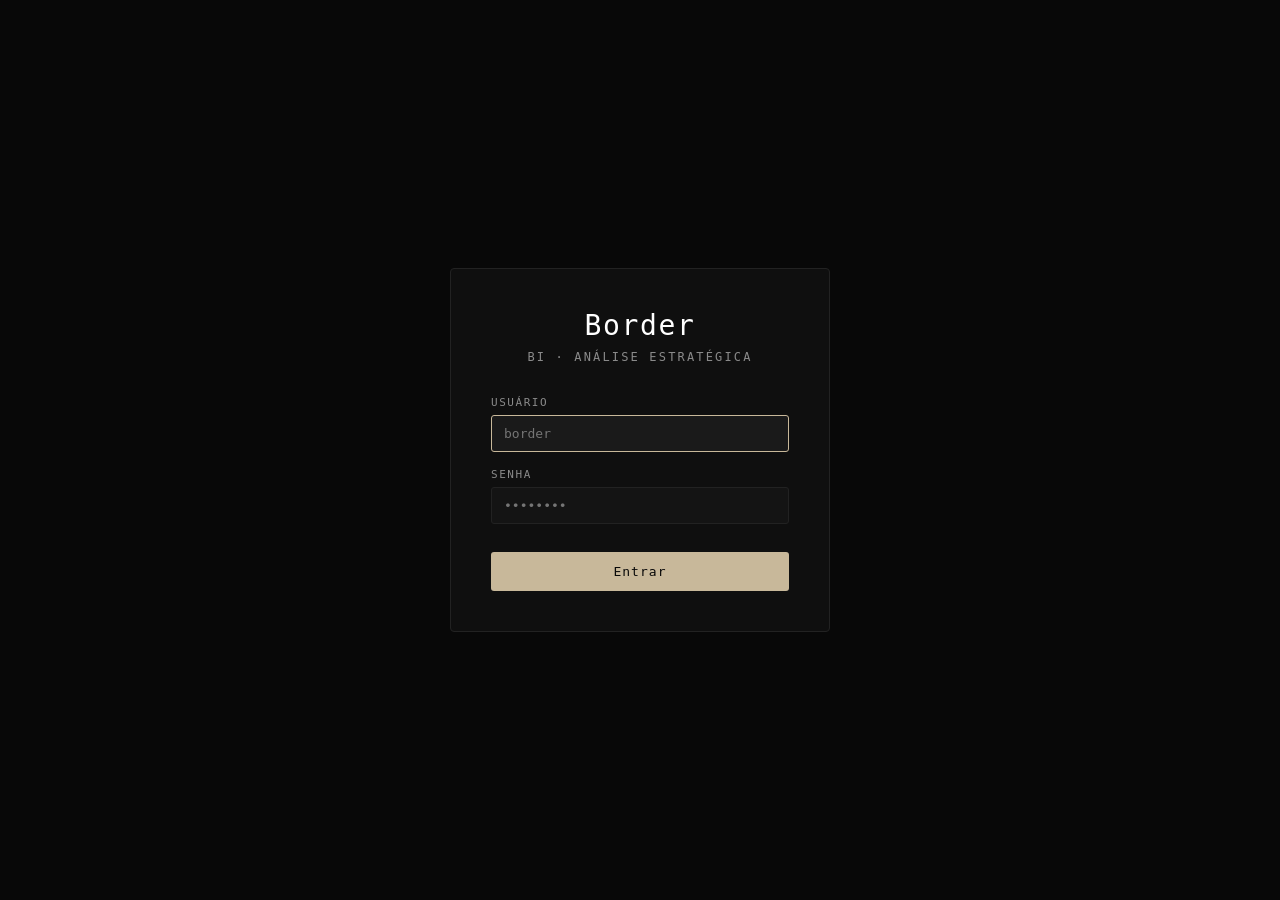
<file: login.html>
<!DOCTYPE html>
<html lang="pt-BR">
<head>
<meta charset="UTF-8">
<meta name="viewport" content="width=device-width, initial-scale=1.0">
<title>Border BI · Login</title>
<style>
  * { margin: 0; padding: 0; box-sizing: border-box; }

  :root {
    --bg: #080808;
    --bg2: #0f0f0f;
    --border: #222;
    --text: #ffffff;
    --dim: #8a8a8a;
    --accent: #c8b89a;
    --red: #c0392b;
  }

  body {
    background: var(--bg);
    color: var(--text);
    font-family: -apple-system, BlinkMacSystemFont, 'Segoe UI', 'DM Mono', monospace;
    min-height: 100vh;
    display: flex;
    align-items: center;
    justify-content: center;
    padding: 20px;
  }

  .login-container {
    background: var(--bg2);
    border: 1px solid var(--border);
    padding: 40px;
    border-radius: 4px;
    width: 100%;
    max-width: 380px;
  }

  .login-header {
    margin-bottom: 32px;
    text-align: center;
  }

  .login-title {
    font-size: 28px;
    font-weight: 300;
    letter-spacing: 0.06em;
    margin-bottom: 8px;
  }

  .login-sub {
    font-size: 12px;
    color: var(--dim);
    letter-spacing: 0.18em;
    text-transform: uppercase;
  }

  .form-group {
    margin-bottom: 16px;
  }

  label {
    display: block;
    font-size: 11px;
    color: var(--dim);
    letter-spacing: 0.14em;
    text-transform: uppercase;
    margin-bottom: 6px;
  }

  input {
    width: 100%;
    padding: 10px 12px;
    background: #141414;
    border: 1px solid var(--border);
    color: var(--text);
    font-family: inherit;
    font-size: 13px;
    border-radius: 3px;
  }

  input:focus {
    outline: none;
    border-color: var(--accent);
    background: #1a1a1a;
  }

  button {
    width: 100%;
    padding: 12px;
    background: var(--accent);
    color: var(--bg);
    border: none;
    cursor: pointer;
    font-family: inherit;
    font-size: 13px;
    font-weight: 500;
    letter-spacing: 0.08em;
    border-radius: 3px;
    margin-top: 12px;
  }

  button:hover {
    opacity: 0.9;
  }

  button:active {
    opacity: 0.8;
  }

  .error {
    color: var(--red);
    font-size: 12px;
    margin-top: 12px;
    text-align: center;
    display: none;
  }

  .error.show {
    display: block;
  }
</style>
</head>
<body>

<div class="login-container">
  <div class="login-header">
    <div class="login-title">Border</div>
    <div class="login-sub">BI · Análise Estratégica</div>
  </div>

  <form id="login-form" onsubmit="handleLogin(event)">
    <div class="form-group">
      <label for="username">Usuário</label>
      <input type="text" id="username" placeholder="border" required autofocus>
    </div>

    <div class="form-group">
      <label for="password">Senha</label>
      <input type="password" id="password" placeholder="••••••••" required>
    </div>

    <button type="submit">Entrar</button>

    <div class="error" id="error-msg">Usuário ou senha incorretos</div>
  </form>
</div>

<script>
  // Verifica se já está autenticado
  function checkAuth() {
    const auth = sessionStorage.getItem('border_auth');
    if (auth === 'true') {
      window.location.href = '/index.html';
    }
  }

  function handleLogin(event) {
    event.preventDefault();

    const username = document.getElementById('username').value;
    const password = document.getElementById('password').value;
    const errorMsg = document.getElementById('error-msg');

    // Credenciais corretas
    if (username === 'border' && password === 'soeusei2026!') {
      sessionStorage.setItem('border_auth', 'true');
      window.location.href = '/index.html';
    } else {
      errorMsg.classList.add('show');
      document.getElementById('password').value = '';
      document.getElementById('password').focus();
    }
  }

  // Verifica autenticação ao carregar
  checkAuth();
</script>

</body>
</html>
</file>
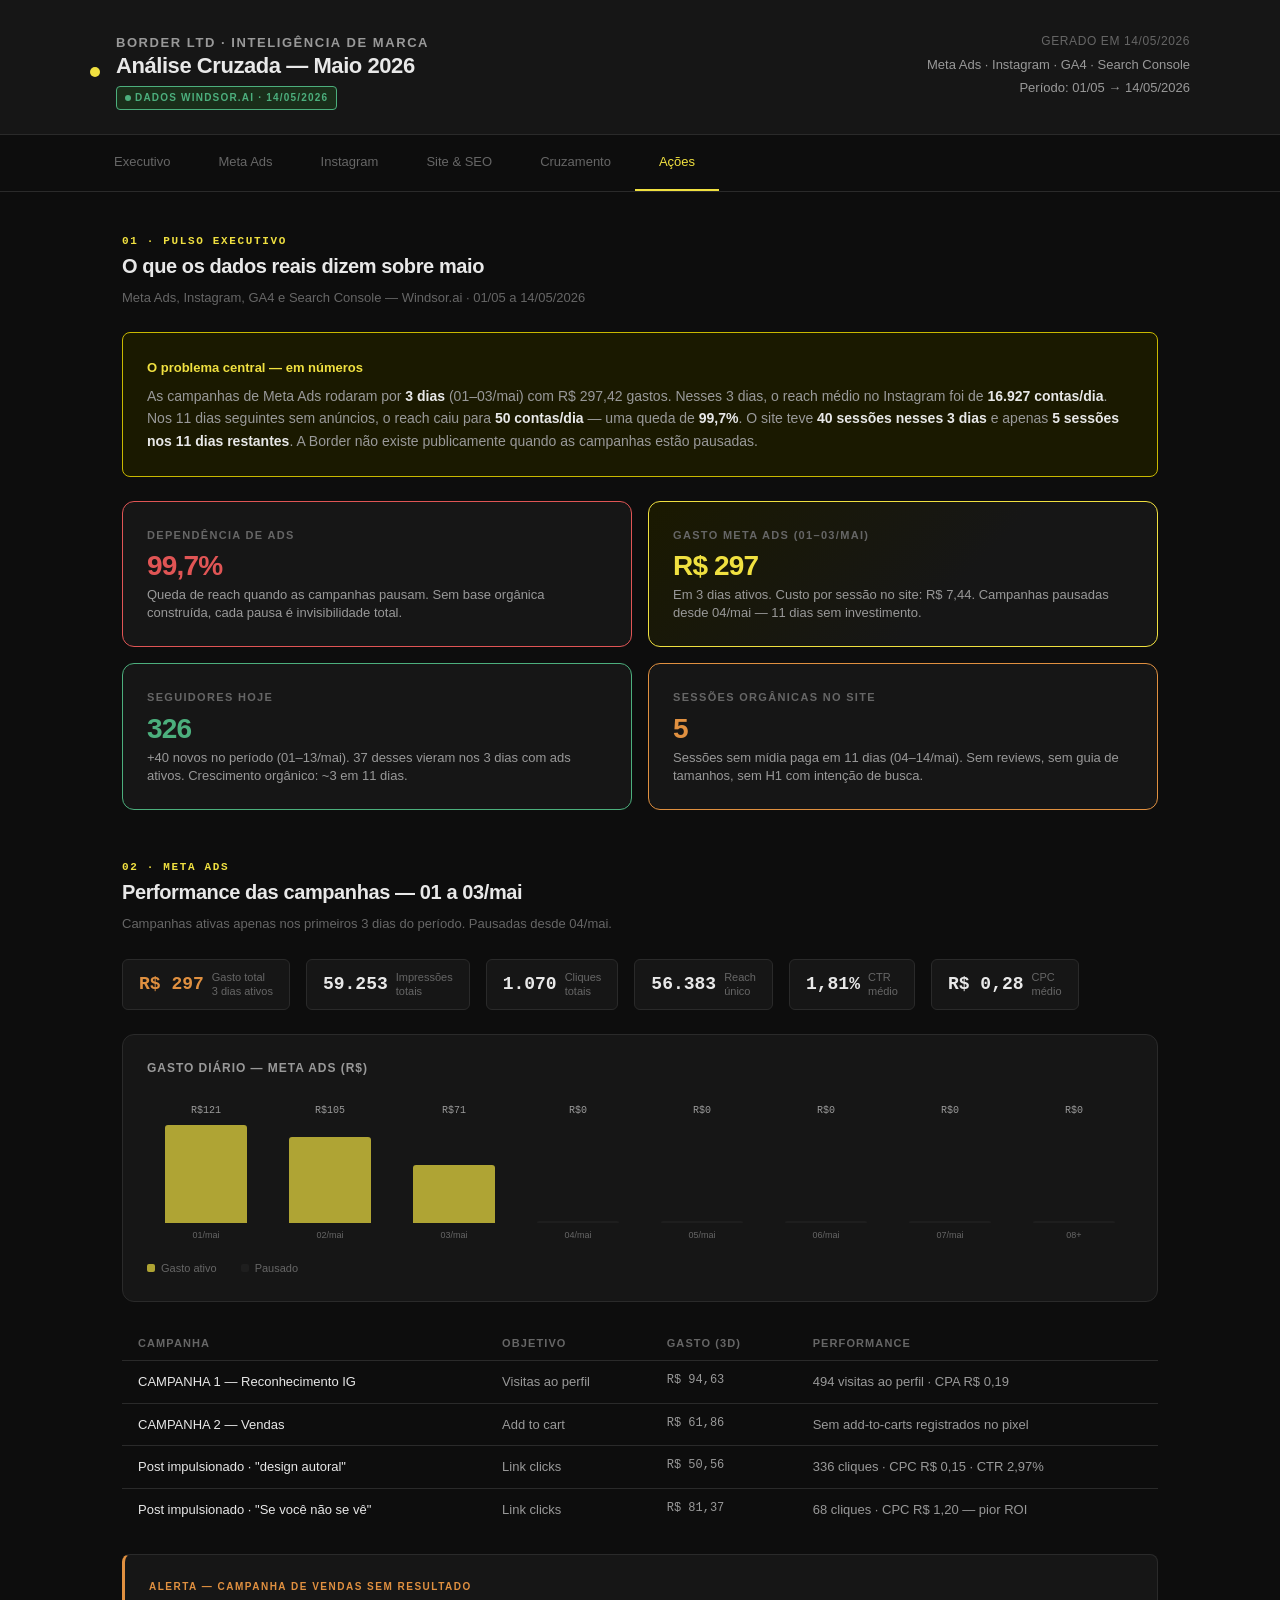
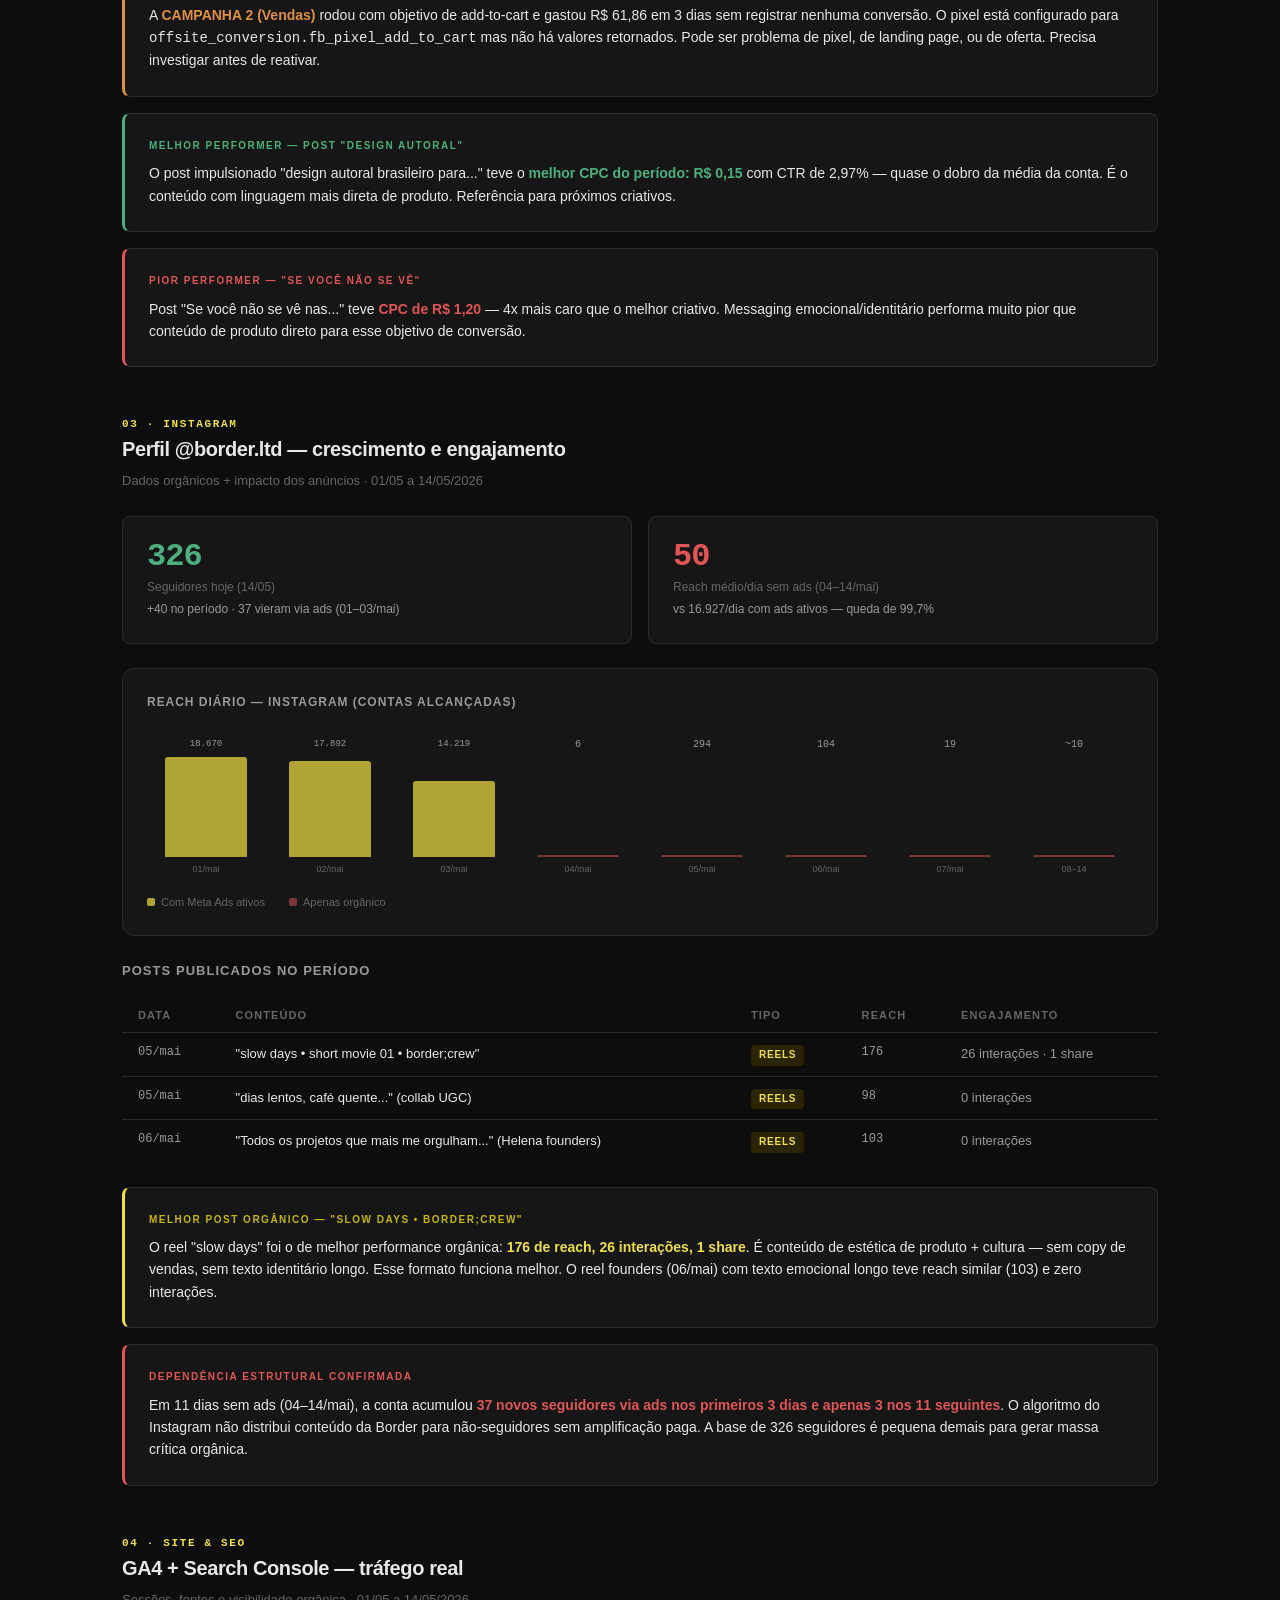
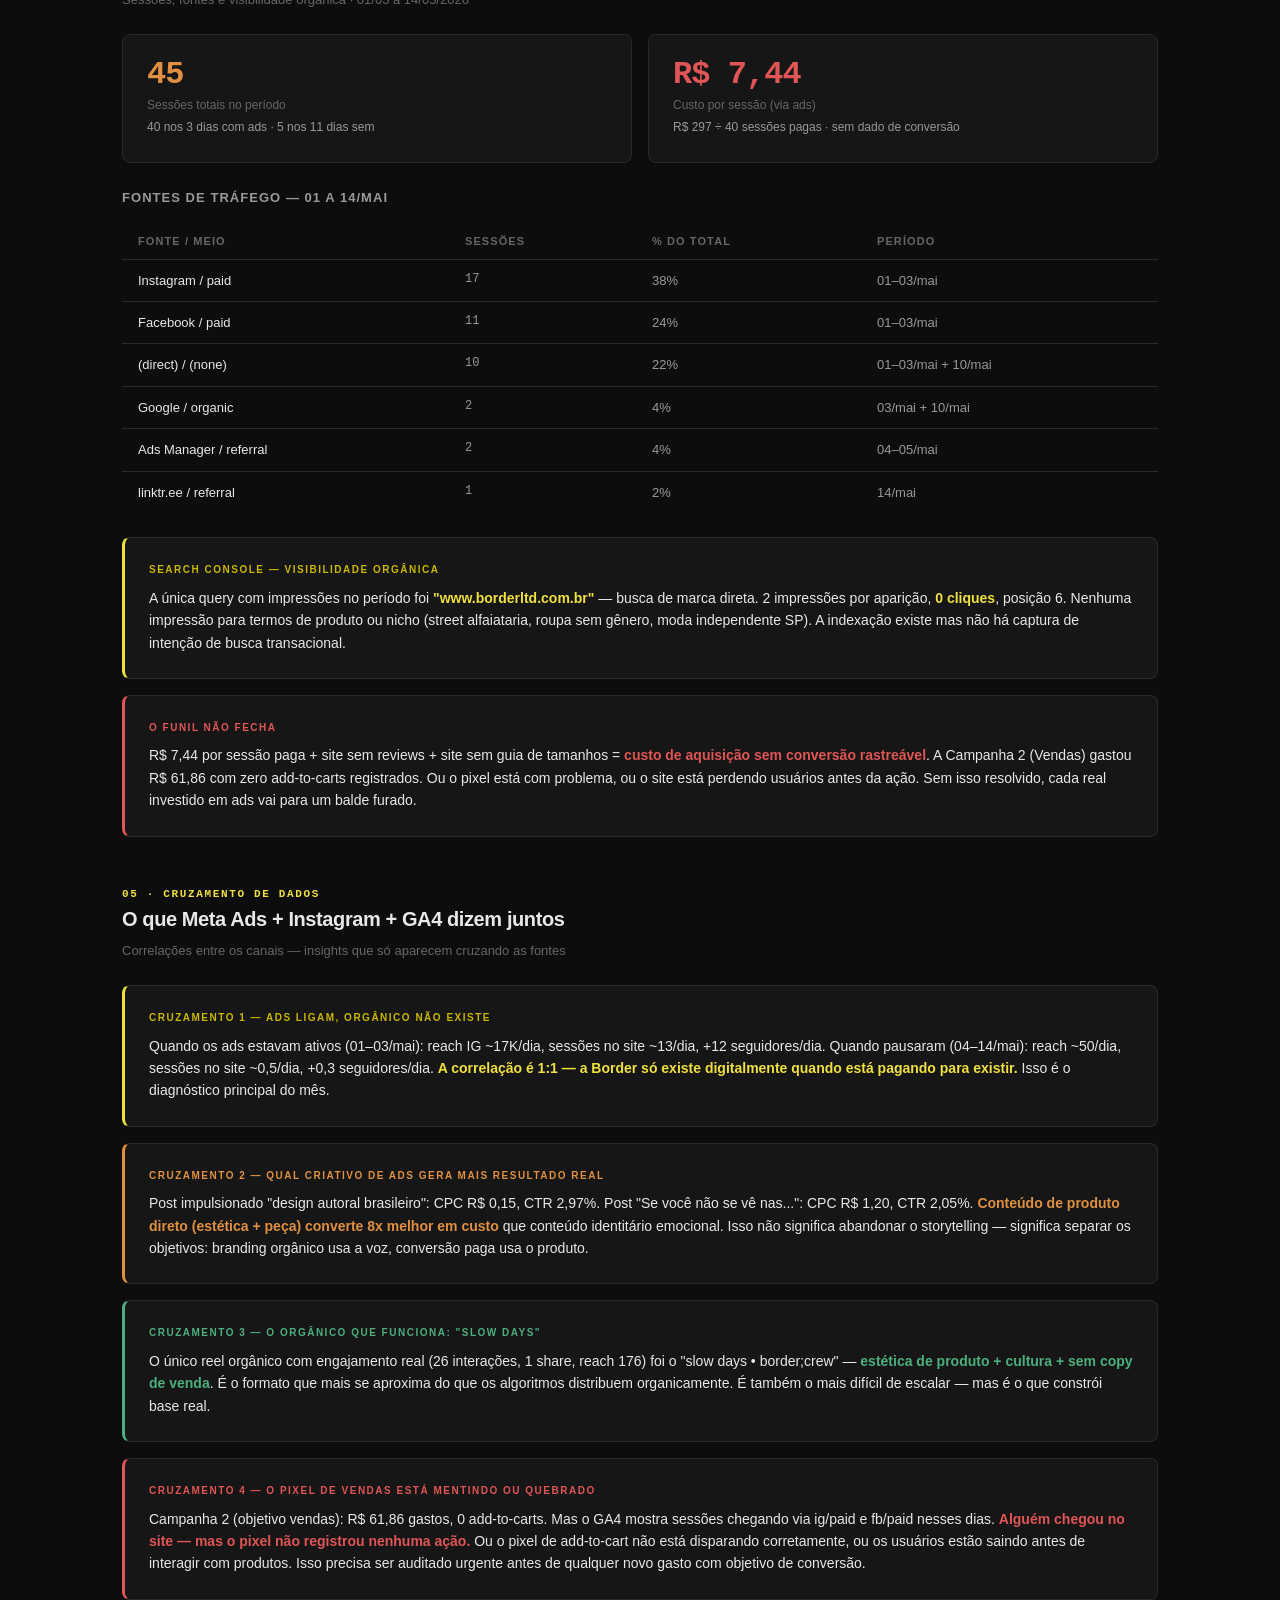
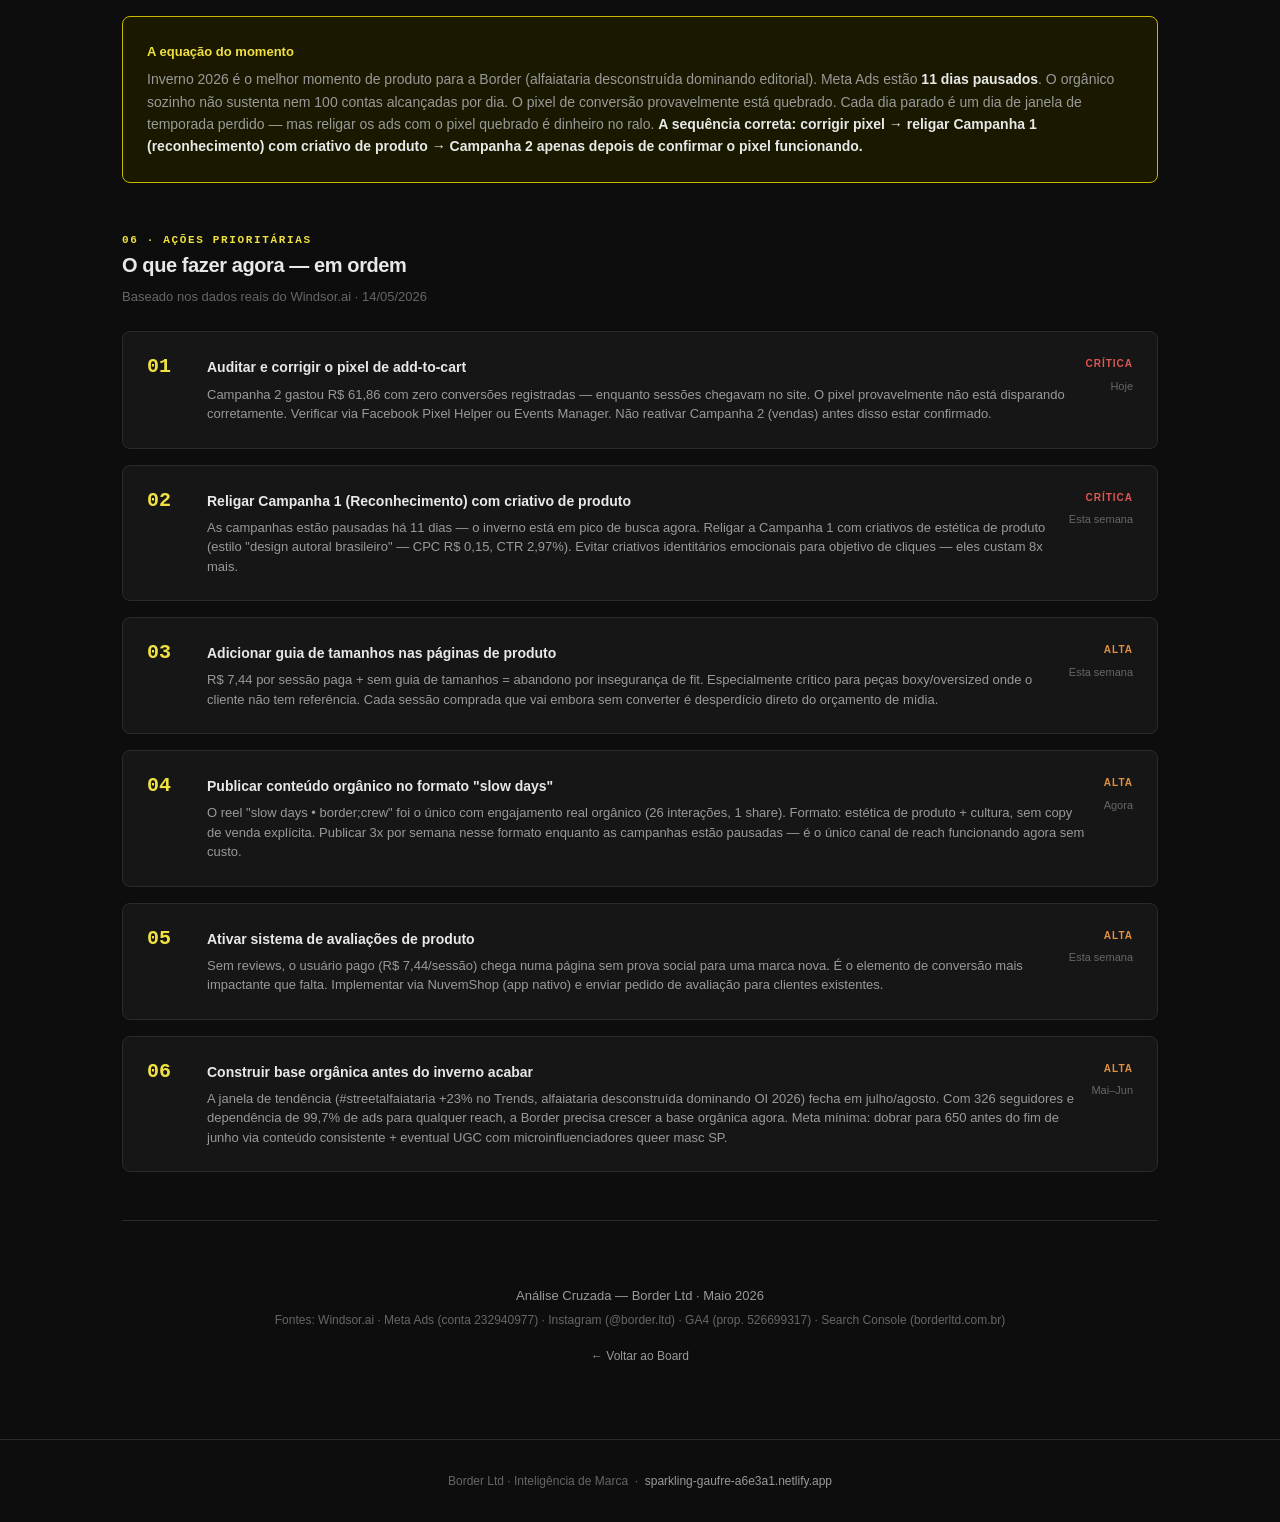
<file: relatorio-cruzado-maio2026.html>
<!DOCTYPE html>
<html lang="pt-BR">
<head>
<meta charset="UTF-8">
<meta name="viewport" content="width=device-width, initial-scale=1.0">
<title>Análise Cruzada — Border Ltd — Maio 2026</title>
<style>
  :root {
    --bg: #0d0d0d;
    --surface: #161616;
    --surface2: #1e1e1e;
    --border: #2a2a2a;
    --border2: #333;
    --text: #e8e8e8;
    --text2: #999;
    --text3: #666;
    --accent: #f0e040;
    --accent2: #c8b800;
    --red: #e05555;
    --green: #4caf7d;
    --orange: #e09040;
    --blue: #5599ee;
    --sans: -apple-system, BlinkMacSystemFont, 'Inter', 'Segoe UI', sans-serif;
    --mono: 'JetBrains Mono', 'Fira Code', 'Courier New', monospace;
    --sp1: 8px; --sp2: 16px; --sp3: 24px; --sp4: 32px; --sp5: 40px; --sp6: 48px;
    --radius: 8px; --radius2: 12px;
  }
  * { box-sizing: border-box; margin: 0; padding: 0; }
  body { background: var(--bg); color: var(--text); font-family: var(--sans); font-size: 15px; line-height: 1.65; }

  .report-header { background: var(--surface); border-bottom: 1px solid var(--border); padding: var(--sp4) var(--sp4) var(--sp3); position: sticky; top: 0; z-index: 100; }
  .header-inner { max-width: 1100px; margin: 0 auto; display: flex; align-items: flex-start; justify-content: space-between; gap: var(--sp3); flex-wrap: wrap; }
  .header-brand { display: flex; align-items: center; gap: var(--sp2); }
  .brand-dot { width: 10px; height: 10px; border-radius: 50%; background: var(--accent); flex-shrink: 0; margin-top: 2px; }
  .header-title { font-size: 13px; font-weight: 600; letter-spacing: 0.12em; text-transform: uppercase; color: var(--text2); }
  .header-label { font-size: 22px; font-weight: 700; color: var(--text); letter-spacing: -0.02em; line-height: 1.2; }
  .header-meta { text-align: right; }
  .header-date { font-size: 12px; color: var(--text3); letter-spacing: 0.05em; text-transform: uppercase; }
  .header-period { font-size: 13px; color: var(--text2); margin-top: 2px; }
  .live-badge { display: inline-block; background: #1a2e1a; border: 1px solid var(--green); color: var(--green); font-size: 10px; font-weight: 700; letter-spacing: 0.12em; text-transform: uppercase; padding: 3px 8px; border-radius: 4px; margin-top: 6px; }
  .live-dot { display: inline-block; width: 6px; height: 6px; border-radius: 50%; background: var(--green); margin-right: 4px; animation: pulse 1.5s infinite; }
  @keyframes pulse { 0%,100%{opacity:1} 50%{opacity:0.3} }

  .section-nav { background: var(--bg); border-bottom: 1px solid var(--border); padding: 0 var(--sp4); position: sticky; top: 90px; z-index: 90; }
  .nav-inner { max-width: 1100px; margin: 0 auto; display: flex; gap: 0; overflow-x: auto; }
  .nav-tab { padding: var(--sp2) var(--sp3); font-size: 13px; font-weight: 500; color: var(--text3); cursor: pointer; border-bottom: 2px solid transparent; white-space: nowrap; transition: color 0.15s, border-color 0.15s; text-decoration: none; }
  .nav-tab:hover { color: var(--text2); }
  .nav-tab.active { color: var(--accent); border-color: var(--accent); }

  .report-body { max-width: 1100px; margin: 0 auto; padding: var(--sp5) var(--sp4); }
  .section { margin-bottom: var(--sp6); scroll-margin-top: 150px; }
  .section-header { margin-bottom: var(--sp3); }
  .section-number { font-size: 11px; font-weight: 700; color: var(--accent); letter-spacing: 0.15em; text-transform: uppercase; font-family: var(--mono); }
  .section-title { font-size: 20px; font-weight: 700; color: var(--text); letter-spacing: -0.02em; }
  .section-desc { font-size: 13px; color: var(--text3); margin-top: 4px; }

  .executive-grid { display: grid; grid-template-columns: 1fr 1fr; gap: var(--sp2); margin-bottom: var(--sp3); }
  @media (max-width: 680px) { .executive-grid { grid-template-columns: 1fr; } }
  .exec-card { background: var(--surface); border: 1px solid var(--border); border-radius: var(--radius2); padding: var(--sp3); }
  .exec-card.highlight { border-color: var(--accent); background: linear-gradient(135deg, #1a1900 0%, var(--surface) 60%); }
  .exec-card.alert { border-color: var(--red); }
  .exec-card.caution { border-color: var(--orange); }
  .exec-card.positive { border-color: var(--green); }
  .exec-label { font-size: 11px; font-weight: 600; letter-spacing: 0.12em; text-transform: uppercase; color: var(--text3); margin-bottom: var(--sp1); }
  .exec-value { font-size: 28px; font-weight: 800; letter-spacing: -0.03em; color: var(--text); line-height: 1; margin-bottom: 6px; }
  .exec-value.accent { color: var(--accent); }
  .exec-value.red { color: var(--red); }
  .exec-value.green { color: var(--green); }
  .exec-value.orange { color: var(--orange); }
  .exec-sub { font-size: 13px; color: var(--text2); line-height: 1.4; }

  .insight-box { background: var(--surface); border: 1px solid var(--border); border-left: 3px solid var(--accent); border-radius: var(--radius); padding: var(--sp3); margin-bottom: var(--sp2); }
  .insight-box.red { border-left-color: var(--red); }
  .insight-box.green { border-left-color: var(--green); }
  .insight-box.orange { border-left-color: var(--orange); }
  .insight-box.blue { border-left-color: var(--blue); }
  .insight-tag { font-size: 10px; font-weight: 700; letter-spacing: 0.15em; text-transform: uppercase; color: var(--text3); margin-bottom: var(--sp1); }
  .insight-tag.accent-tag { color: var(--accent2); }
  .insight-tag.red-tag { color: var(--red); }
  .insight-tag.green-tag { color: var(--green); }
  .insight-tag.orange-tag { color: var(--orange); }
  .insight-text { font-size: 14px; color: var(--text); line-height: 1.6; }
  .insight-text strong { color: var(--accent); font-weight: 600; }
  .insight-text.red-strong strong { color: var(--red); }
  .insight-text.green-strong strong { color: var(--green); }
  .insight-text.orange-strong strong { color: var(--orange); }

  .data-table { width: 100%; border-collapse: collapse; font-size: 13px; margin-bottom: var(--sp3); }
  .data-table th { text-align: left; font-size: 11px; font-weight: 600; letter-spacing: 0.1em; text-transform: uppercase; color: var(--text3); padding: var(--sp1) var(--sp2); border-bottom: 1px solid var(--border); }
  .data-table td { padding: 10px var(--sp2); border-bottom: 1px solid var(--border); color: var(--text2); vertical-align: top; }
  .data-table tr:last-child td { border-bottom: none; }
  .data-table tr:hover td { background: var(--surface2); }
  .col-name { color: var(--text) !important; font-weight: 500; }
  .col-num { font-family: var(--mono); font-size: 12px; }
  .badge { display: inline-block; padding: 2px 8px; border-radius: 4px; font-size: 10px; font-weight: 700; letter-spacing: 0.08em; text-transform: uppercase; }
  .badge-green { background: #1a3a28; color: var(--green); }
  .badge-red { background: #3a1a1a; color: var(--red); }
  .badge-orange { background: #3a2a10; color: var(--orange); }
  .badge-yellow { background: #2a2500; color: var(--accent); }
  .badge-gray { background: var(--surface2); color: var(--text3); }

  .kpi-row { display: flex; gap: var(--sp2); flex-wrap: wrap; margin-bottom: var(--sp3); }
  .kpi-pill { background: var(--surface); border: 1px solid var(--border); border-radius: 6px; padding: 10px var(--sp2); display: flex; align-items: center; gap: var(--sp1); }
  .kpi-pill-val { font-size: 18px; font-weight: 700; font-family: var(--mono); color: var(--text); line-height: 1; }
  .kpi-pill-val.up { color: var(--green); }
  .kpi-pill-val.down { color: var(--red); }
  .kpi-pill-val.warn { color: var(--orange); }
  .kpi-pill-label { font-size: 11px; color: var(--text3); line-height: 1.35; }

  /* CHART */
  .chart-container { background: var(--surface); border: 1px solid var(--border); border-radius: var(--radius2); padding: var(--sp3); margin-bottom: var(--sp3); }
  .chart-title { font-size: 12px; font-weight: 600; color: var(--text2); letter-spacing: 0.08em; text-transform: uppercase; margin-bottom: var(--sp3); }
  .bar-chart { display: flex; align-items: flex-end; gap: 6px; height: 140px; }
  .bar-col { flex: 1; display: flex; flex-direction: column; align-items: center; height: 100%; justify-content: flex-end; gap: 5px; }
  .bar-wrap { width: 100%; display: flex; justify-content: center; align-items: flex-end; flex: 1; }
  .bar { width: 70%; border-radius: 3px 3px 0 0; min-height: 2px; }
  .bar-val { font-size: 10px; font-family: var(--mono); color: var(--text2); text-align: center; }
  .bar-label { font-size: 9px; color: var(--text3); text-align: center; white-space: nowrap; }
  .chart-legend { display: flex; gap: var(--sp3); margin-top: var(--sp2); flex-wrap: wrap; }
  .legend-item { display: flex; align-items: center; gap: 6px; font-size: 11px; color: var(--text3); }
  .legend-dot { width: 8px; height: 8px; border-radius: 2px; flex-shrink: 0; }

  /* ACTIONS */
  .action-list { display: flex; flex-direction: column; gap: var(--sp2); }
  .action-item { background: var(--surface); border: 1px solid var(--border); border-radius: var(--radius); padding: var(--sp3); display: grid; grid-template-columns: 44px 1fr auto; gap: var(--sp2); align-items: start; }
  .action-num { font-family: var(--mono); font-size: 20px; font-weight: 800; color: var(--accent); line-height: 1; padding-top: 1px; }
  .action-title { font-size: 14px; font-weight: 600; color: var(--text); margin-bottom: 5px; }
  .action-desc { font-size: 13px; color: var(--text2); line-height: 1.5; }
  .action-meta { text-align: right; flex-shrink: 0; }
  .action-priority { font-size: 10px; font-weight: 700; letter-spacing: 0.1em; text-transform: uppercase; }
  .priority-critica { color: var(--red); }
  .priority-alta { color: var(--orange); }
  .priority-media { color: var(--text3); }
  .action-window { font-size: 11px; color: var(--text3); margin-top: 4px; white-space: nowrap; }

  .divider { border: none; border-top: 1px solid var(--border); margin: var(--sp4) 0; }

  .report-footer { border-top: 1px solid var(--border); padding: var(--sp4); text-align: center; }
  .footer-inner { max-width: 1100px; margin: 0 auto; font-size: 12px; color: var(--text3); }
  .footer-inner a { color: var(--text2); text-decoration: none; }
  .footer-inner a:hover { color: var(--accent); }

  .callout { background: #1a1900; border: 1px solid var(--accent2); border-radius: var(--radius); padding: var(--sp3); margin-bottom: var(--sp3); }
  .callout-title { font-size: 13px; font-weight: 700; color: var(--accent); margin-bottom: 6px; }
  .callout-text { font-size: 14px; color: var(--text2); line-height: 1.6; }
  .callout-text strong { color: var(--text); }

  .two-col { display: grid; grid-template-columns: 1fr 1fr; gap: var(--sp2); margin-bottom: var(--sp3); }
  @media (max-width: 620px) { .two-col { grid-template-columns: 1fr; } }

  .stat-block { background: var(--surface); border: 1px solid var(--border); border-radius: var(--radius); padding: var(--sp3); }
  .stat-val { font-size: 32px; font-weight: 800; letter-spacing: -0.03em; font-family: var(--mono); color: var(--text); line-height: 1; }
  .stat-val.red { color: var(--red); }
  .stat-val.green { color: var(--green); }
  .stat-val.orange { color: var(--orange); }
  .stat-val.accent { color: var(--accent); }
  .stat-label { font-size: 12px; color: var(--text3); margin-top: 6px; line-height: 1.4; }
  .stat-sub { font-size: 12px; color: var(--text2); margin-top: 4px; }
</style>
</head>
<body>

<header class="report-header">
  <div class="header-inner">
    <div class="header-brand">
      <div class="brand-dot"></div>
      <div>
        <div class="header-title">Border Ltd · Inteligência de Marca</div>
        <div class="header-label">Análise Cruzada — Maio 2026</div>
        <div class="live-badge"><span class="live-dot"></span>Dados Windsor.ai · 14/05/2026</div>
      </div>
    </div>
    <div class="header-meta">
      <div class="header-date">Gerado em 14/05/2026</div>
      <div class="header-period">Meta Ads · Instagram · GA4 · Search Console</div>
      <div class="header-period" style="margin-top:2px;">Período: 01/05 → 14/05/2026</div>
    </div>
  </div>
</header>

<nav class="section-nav">
  <div class="nav-inner">
    <a class="nav-tab active" href="#executivo">Executivo</a>
    <a class="nav-tab" href="#meta">Meta Ads</a>
    <a class="nav-tab" href="#instagram">Instagram</a>
    <a class="nav-tab" href="#site">Site & SEO</a>
    <a class="nav-tab" href="#cruzamento">Cruzamento</a>
    <a class="nav-tab" href="#acoes">Ações</a>
  </div>
</nav>

<main class="report-body">

  <!-- 01 EXECUTIVO -->
  <section class="section" id="executivo">
    <div class="section-header">
      <div class="section-number">01 · Pulso Executivo</div>
      <div class="section-title">O que os dados reais dizem sobre maio</div>
      <div class="section-desc">Meta Ads, Instagram, GA4 e Search Console — Windsor.ai · 01/05 a 14/05/2026</div>
    </div>

    <div class="callout">
      <div class="callout-title">O problema central — em números</div>
      <div class="callout-text">
        As campanhas de Meta Ads rodaram por <strong>3 dias</strong> (01–03/mai) com R$ 297,42 gastos. Nesses 3 dias, o reach médio no Instagram foi de <strong>16.927 contas/dia</strong>. Nos 11 dias seguintes sem anúncios, o reach caiu para <strong>50 contas/dia</strong> — uma queda de <strong>99,7%</strong>. O site teve <strong>40 sessões nesses 3 dias</strong> e apenas <strong>5 sessões nos 11 dias restantes</strong>. A Border não existe publicamente quando as campanhas estão pausadas.
      </div>
    </div>

    <div class="executive-grid">
      <div class="exec-card alert">
        <div class="exec-label">Dependência de Ads</div>
        <div class="exec-value red">99,7%</div>
        <div class="exec-sub">Queda de reach quando as campanhas pausam. Sem base orgânica construída, cada pausa é invisibilidade total.</div>
      </div>
      <div class="exec-card highlight">
        <div class="exec-label">Gasto Meta Ads (01–03/mai)</div>
        <div class="exec-value accent">R$ 297</div>
        <div class="exec-sub">Em 3 dias ativos. Custo por sessão no site: R$ 7,44. Campanhas pausadas desde 04/mai — 11 dias sem investimento.</div>
      </div>
      <div class="exec-card positive">
        <div class="exec-label">Seguidores Hoje</div>
        <div class="exec-value green">326</div>
        <div class="exec-sub">+40 novos no período (01–13/mai). 37 desses vieram nos 3 dias com ads ativos. Crescimento orgânico: ~3 em 11 dias.</div>
      </div>
      <div class="exec-card caution">
        <div class="exec-label">Sessões Orgânicas no Site</div>
        <div class="exec-value orange">5</div>
        <div class="exec-sub">Sessões sem mídia paga em 11 dias (04–14/mai). Sem reviews, sem guia de tamanhos, sem H1 com intenção de busca.</div>
      </div>
    </div>
  </section>

  <!-- 02 META ADS -->
  <section class="section" id="meta">
    <div class="section-header">
      <div class="section-number">02 · Meta Ads</div>
      <div class="section-title">Performance das campanhas — 01 a 03/mai</div>
      <div class="section-desc">Campanhas ativas apenas nos primeiros 3 dias do período. Pausadas desde 04/mai.</div>
    </div>

    <div class="kpi-row">
      <div class="kpi-pill">
        <div class="kpi-pill-val warn">R$ 297</div>
        <div class="kpi-pill-label">Gasto total<br>3 dias ativos</div>
      </div>
      <div class="kpi-pill">
        <div class="kpi-pill-val">59.253</div>
        <div class="kpi-pill-label">Impressões<br>totais</div>
      </div>
      <div class="kpi-pill">
        <div class="kpi-pill-val">1.070</div>
        <div class="kpi-pill-label">Cliques<br>totais</div>
      </div>
      <div class="kpi-pill">
        <div class="kpi-pill-val">56.383</div>
        <div class="kpi-pill-label">Reach<br>único</div>
      </div>
      <div class="kpi-pill">
        <div class="kpi-pill-val">1,81%</div>
        <div class="kpi-pill-label">CTR<br>médio</div>
      </div>
      <div class="kpi-pill">
        <div class="kpi-pill-val">R$ 0,28</div>
        <div class="kpi-pill-label">CPC<br>médio</div>
      </div>
    </div>

    <div class="chart-container">
      <div class="chart-title">Gasto diário — Meta Ads (R$)</div>
      <div class="bar-chart">
        <div class="bar-col">
          <div class="bar-val">R$121</div>
          <div class="bar-wrap"><div class="bar" style="height:100%; background:var(--accent); opacity:0.7;"></div></div>
          <div class="bar-label">01/mai</div>
        </div>
        <div class="bar-col">
          <div class="bar-val">R$105</div>
          <div class="bar-wrap"><div class="bar" style="height:87%; background:var(--accent); opacity:0.7;"></div></div>
          <div class="bar-label">02/mai</div>
        </div>
        <div class="bar-col">
          <div class="bar-val">R$71</div>
          <div class="bar-wrap"><div class="bar" style="height:59%; background:var(--accent); opacity:0.7;"></div></div>
          <div class="bar-label">03/mai</div>
        </div>
        <div class="bar-col">
          <div class="bar-val">R$0</div>
          <div class="bar-wrap"><div class="bar" style="height:1%; background:var(--surface2);"></div></div>
          <div class="bar-label">04/mai</div>
        </div>
        <div class="bar-col">
          <div class="bar-val">R$0</div>
          <div class="bar-wrap"><div class="bar" style="height:1%; background:var(--surface2);"></div></div>
          <div class="bar-label">05/mai</div>
        </div>
        <div class="bar-col">
          <div class="bar-val">R$0</div>
          <div class="bar-wrap"><div class="bar" style="height:1%; background:var(--surface2);"></div></div>
          <div class="bar-label">06/mai</div>
        </div>
        <div class="bar-col">
          <div class="bar-val">R$0</div>
          <div class="bar-wrap"><div class="bar" style="height:1%; background:var(--surface2);"></div></div>
          <div class="bar-label">07/mai</div>
        </div>
        <div class="bar-col">
          <div class="bar-val">R$0</div>
          <div class="bar-wrap"><div class="bar" style="height:1%; background:var(--surface2);"></div></div>
          <div class="bar-label">08+</div>
        </div>
      </div>
      <div class="chart-legend">
        <div class="legend-item"><div class="legend-dot" style="background:var(--accent); opacity:0.7;"></div>Gasto ativo</div>
        <div class="legend-item"><div class="legend-dot" style="background:var(--surface2);"></div>Pausado</div>
      </div>
    </div>

    <table class="data-table">
      <thead>
        <tr>
          <th>Campanha</th>
          <th>Objetivo</th>
          <th>Gasto (3d)</th>
          <th>Performance</th>
        </tr>
      </thead>
      <tbody>
        <tr>
          <td class="col-name">CAMPANHA 1 — Reconhecimento IG</td>
          <td>Visitas ao perfil</td>
          <td class="col-num">R$ 94,63</td>
          <td>494 visitas ao perfil · CPA R$ 0,19</td>
        </tr>
        <tr>
          <td class="col-name">CAMPANHA 2 — Vendas</td>
          <td>Add to cart</td>
          <td class="col-num">R$ 61,86</td>
          <td>Sem add-to-carts registrados no pixel</td>
        </tr>
        <tr>
          <td class="col-name">Post impulsionado · "design autoral"</td>
          <td>Link clicks</td>
          <td class="col-num">R$ 50,56</td>
          <td>336 cliques · CPC R$ 0,15 · CTR 2,97%</td>
        </tr>
        <tr>
          <td class="col-name">Post impulsionado · "Se você não se vê"</td>
          <td>Link clicks</td>
          <td class="col-num">R$ 81,37</td>
          <td>68 cliques · CPC R$ 1,20 — pior ROI</td>
        </tr>
      </tbody>
    </table>

    <div class="insight-box orange">
      <div class="insight-tag orange-tag">Alerta — Campanha de Vendas sem resultado</div>
      <div class="insight-text orange-strong">
        A <strong>CAMPANHA 2 (Vendas)</strong> rodou com objetivo de add-to-cart e gastou R$ 61,86 em 3 dias sem registrar nenhuma conversão. O pixel está configurado para <code>offsite_conversion.fb_pixel_add_to_cart</code> mas não há valores retornados. Pode ser problema de pixel, de landing page, ou de oferta. Precisa investigar antes de reativar.
      </div>
    </div>

    <div class="insight-box green">
      <div class="insight-tag green-tag">Melhor performer — Post "design autoral"</div>
      <div class="insight-text green-strong">
        O post impulsionado "design autoral brasileiro para..." teve o <strong>melhor CPC do período: R$ 0,15</strong> com CTR de 2,97% — quase o dobro da média da conta. É o conteúdo com linguagem mais direta de produto. Referência para próximos criativos.
      </div>
    </div>

    <div class="insight-box red">
      <div class="insight-tag red-tag">Pior performer — "Se você não se vê"</div>
      <div class="insight-text red-strong">
        Post "Se você não se vê nas..." teve <strong>CPC de R$ 1,20</strong> — 4x mais caro que o melhor criativo. Messaging emocional/identitário performa muito pior que conteúdo de produto direto para esse objetivo de conversão.
      </div>
    </div>
  </section>

  <!-- 03 INSTAGRAM -->
  <section class="section" id="instagram">
    <div class="section-header">
      <div class="section-number">03 · Instagram</div>
      <div class="section-title">Perfil @border.ltd — crescimento e engajamento</div>
      <div class="section-desc">Dados orgânicos + impacto dos anúncios · 01/05 a 14/05/2026</div>
    </div>

    <div class="two-col">
      <div class="stat-block">
        <div class="stat-val green">326</div>
        <div class="stat-label">Seguidores hoje (14/05)</div>
        <div class="stat-sub">+40 no período · 37 vieram via ads (01–03/mai)</div>
      </div>
      <div class="stat-block">
        <div class="stat-val red">50</div>
        <div class="stat-label">Reach médio/dia sem ads (04–14/mai)</div>
        <div class="stat-sub">vs 16.927/dia com ads ativos — queda de 99,7%</div>
      </div>
    </div>

    <div class="chart-container">
      <div class="chart-title">Reach diário — Instagram (contas alcançadas)</div>
      <div class="bar-chart">
        <div class="bar-col">
          <div class="bar-val" style="font-size:9px">18.670</div>
          <div class="bar-wrap"><div class="bar" style="height:100%; background:var(--accent); opacity:0.7;"></div></div>
          <div class="bar-label">01/mai</div>
        </div>
        <div class="bar-col">
          <div class="bar-val" style="font-size:9px">17.892</div>
          <div class="bar-wrap"><div class="bar" style="height:96%; background:var(--accent); opacity:0.7;"></div></div>
          <div class="bar-label">02/mai</div>
        </div>
        <div class="bar-col">
          <div class="bar-val" style="font-size:9px">14.219</div>
          <div class="bar-wrap"><div class="bar" style="height:76%; background:var(--accent); opacity:0.7;"></div></div>
          <div class="bar-label">03/mai</div>
        </div>
        <div class="bar-col">
          <div class="bar-val">6</div>
          <div class="bar-wrap"><div class="bar" style="height:0.5%; background:var(--red); opacity:0.5;"></div></div>
          <div class="bar-label">04/mai</div>
        </div>
        <div class="bar-col">
          <div class="bar-val">294</div>
          <div class="bar-wrap"><div class="bar" style="height:1.6%; background:var(--red); opacity:0.5;"></div></div>
          <div class="bar-label">05/mai</div>
        </div>
        <div class="bar-col">
          <div class="bar-val">104</div>
          <div class="bar-wrap"><div class="bar" style="height:0.6%; background:var(--red); opacity:0.5;"></div></div>
          <div class="bar-label">06/mai</div>
        </div>
        <div class="bar-col">
          <div class="bar-val">19</div>
          <div class="bar-wrap"><div class="bar" style="height:0.1%; background:var(--red); opacity:0.5;"></div></div>
          <div class="bar-label">07/mai</div>
        </div>
        <div class="bar-col">
          <div class="bar-val">~10</div>
          <div class="bar-wrap"><div class="bar" style="height:0.1%; background:var(--red); opacity:0.5;"></div></div>
          <div class="bar-label">08–14</div>
        </div>
      </div>
      <div class="chart-legend">
        <div class="legend-item"><div class="legend-dot" style="background:var(--accent); opacity:0.7;"></div>Com Meta Ads ativos</div>
        <div class="legend-item"><div class="legend-dot" style="background:var(--red); opacity:0.5;"></div>Apenas orgânico</div>
      </div>
    </div>

    <h3 style="font-size:13px; color:var(--text2); font-weight:600; letter-spacing:0.08em; text-transform:uppercase; margin-bottom:var(--sp2);">Posts publicados no período</h3>
    <table class="data-table">
      <thead>
        <tr>
          <th>Data</th>
          <th>Conteúdo</th>
          <th>Tipo</th>
          <th>Reach</th>
          <th>Engajamento</th>
        </tr>
      </thead>
      <tbody>
        <tr>
          <td class="col-num">05/mai</td>
          <td class="col-name">"slow days • short movie 01 • border;crew"</td>
          <td><span class="badge badge-yellow">REELS</span></td>
          <td class="col-num">176</td>
          <td>26 interações · 1 share</td>
        </tr>
        <tr>
          <td class="col-num">05/mai</td>
          <td class="col-name">"dias lentos, café quente..." (collab UGC)</td>
          <td><span class="badge badge-yellow">REELS</span></td>
          <td class="col-num">98</td>
          <td>0 interações</td>
        </tr>
        <tr>
          <td class="col-num">06/mai</td>
          <td class="col-name">"Todos os projetos que mais me orgulham..." (Helena founders)</td>
          <td><span class="badge badge-yellow">REELS</span></td>
          <td class="col-num">103</td>
          <td>0 interações</td>
        </tr>
      </tbody>
    </table>

    <div class="insight-box">
      <div class="insight-tag accent-tag">Melhor post orgânico — "slow days • border;crew"</div>
      <div class="insight-text">
        O reel "slow days" foi o de melhor performance orgânica: <strong>176 de reach, 26 interações, 1 share</strong>. É conteúdo de estética de produto + cultura — sem copy de vendas, sem texto identitário longo. Esse formato funciona melhor. O reel founders (06/mai) com texto emocional longo teve reach similar (103) e zero interações.
      </div>
    </div>

    <div class="insight-box red">
      <div class="insight-tag red-tag">Dependência estrutural confirmada</div>
      <div class="insight-text red-strong">
        Em 11 dias sem ads (04–14/mai), a conta acumulou <strong>37 novos seguidores via ads nos primeiros 3 dias e apenas 3 nos 11 seguintes</strong>. O algoritmo do Instagram não distribui conteúdo da Border para não-seguidores sem amplificação paga. A base de 326 seguidores é pequena demais para gerar massa crítica orgânica.
      </div>
    </div>
  </section>

  <!-- 04 SITE & SEO -->
  <section class="section" id="site">
    <div class="section-header">
      <div class="section-number">04 · Site & SEO</div>
      <div class="section-title">GA4 + Search Console — tráfego real</div>
      <div class="section-desc">Sessões, fontes e visibilidade orgânica · 01/05 a 14/05/2026</div>
    </div>

    <div class="two-col">
      <div class="stat-block">
        <div class="stat-val orange">45</div>
        <div class="stat-label">Sessões totais no período</div>
        <div class="stat-sub">40 nos 3 dias com ads · 5 nos 11 dias sem</div>
      </div>
      <div class="stat-block">
        <div class="stat-val red">R$ 7,44</div>
        <div class="stat-label">Custo por sessão (via ads)</div>
        <div class="stat-sub">R$ 297 ÷ 40 sessões pagas · sem dado de conversão</div>
      </div>
    </div>

    <h3 style="font-size:13px; color:var(--text2); font-weight:600; letter-spacing:0.08em; text-transform:uppercase; margin-bottom:var(--sp2);">Fontes de tráfego — 01 a 14/mai</h3>
    <table class="data-table">
      <thead>
        <tr>
          <th>Fonte / Meio</th>
          <th>Sessões</th>
          <th>% do total</th>
          <th>Período</th>
        </tr>
      </thead>
      <tbody>
        <tr>
          <td class="col-name">Instagram / paid</td>
          <td class="col-num">17</td>
          <td>38%</td>
          <td>01–03/mai</td>
        </tr>
        <tr>
          <td class="col-name">Facebook / paid</td>
          <td class="col-num">11</td>
          <td>24%</td>
          <td>01–03/mai</td>
        </tr>
        <tr>
          <td class="col-name">(direct) / (none)</td>
          <td class="col-num">10</td>
          <td>22%</td>
          <td>01–03/mai + 10/mai</td>
        </tr>
        <tr>
          <td class="col-name">Google / organic</td>
          <td class="col-num">2</td>
          <td>4%</td>
          <td>03/mai + 10/mai</td>
        </tr>
        <tr>
          <td class="col-name">Ads Manager / referral</td>
          <td class="col-num">2</td>
          <td>4%</td>
          <td>04–05/mai</td>
        </tr>
        <tr>
          <td class="col-name">linktr.ee / referral</td>
          <td class="col-num">1</td>
          <td>2%</td>
          <td>14/mai</td>
        </tr>
      </tbody>
    </table>

    <div class="insight-box">
      <div class="insight-tag accent-tag">Search Console — visibilidade orgânica</div>
      <div class="insight-text">
        A única query com impressões no período foi <strong>"www.borderltd.com.br"</strong> — busca de marca direta. 2 impressões por aparição, <strong>0 cliques</strong>, posição 6. Nenhuma impressão para termos de produto ou nicho (street alfaiataria, roupa sem gênero, moda independente SP). A indexação existe mas não há captura de intenção de busca transacional.
      </div>
    </div>

    <div class="insight-box red">
      <div class="insight-tag red-tag">O funil não fecha</div>
      <div class="insight-text red-strong">
        R$ 7,44 por sessão paga + site sem reviews + site sem guia de tamanhos = <strong>custo de aquisição sem conversão rastreável</strong>. A Campanha 2 (Vendas) gastou R$ 61,86 com zero add-to-carts registrados. Ou o pixel está com problema, ou o site está perdendo usuários antes da ação. Sem isso resolvido, cada real investido em ads vai para um balde furado.
      </div>
    </div>
  </section>

  <!-- 05 CRUZAMENTO -->
  <section class="section" id="cruzamento">
    <div class="section-header">
      <div class="section-number">05 · Cruzamento de Dados</div>
      <div class="section-title">O que Meta Ads + Instagram + GA4 dizem juntos</div>
      <div class="section-desc">Correlações entre os canais — insights que só aparecem cruzando as fontes</div>
    </div>

    <div class="insight-box">
      <div class="insight-tag accent-tag">Cruzamento 1 — Ads ligam, orgânico não existe</div>
      <div class="insight-text">
        Quando os ads estavam ativos (01–03/mai): reach IG ~17K/dia, sessões no site ~13/dia, +12 seguidores/dia. Quando pausaram (04–14/mai): reach ~50/dia, sessões no site ~0,5/dia, +0,3 seguidores/dia. <strong>A correlação é 1:1 — a Border só existe digitalmente quando está pagando para existir.</strong> Isso é o diagnóstico principal do mês.
      </div>
    </div>

    <div class="insight-box orange">
      <div class="insight-tag orange-tag">Cruzamento 2 — Qual criativo de ads gera mais resultado real</div>
      <div class="insight-text orange-strong">
        Post impulsionado "design autoral brasileiro": CPC R$ 0,15, CTR 2,97%. Post "Se você não se vê nas...": CPC R$ 1,20, CTR 2,05%. <strong>Conteúdo de produto direto (estética + peça) converte 8x melhor em custo</strong> que conteúdo identitário emocional. Isso não significa abandonar o storytelling — significa separar os objetivos: branding orgânico usa a voz, conversão paga usa o produto.
      </div>
    </div>

    <div class="insight-box green">
      <div class="insight-tag green-tag">Cruzamento 3 — O orgânico que funciona: "slow days"</div>
      <div class="insight-text green-strong">
        O único reel orgânico com engajamento real (26 interações, 1 share, reach 176) foi o "slow days • border;crew" — <strong>estética de produto + cultura + sem copy de venda</strong>. É o formato que mais se aproxima do que os algoritmos distribuem organicamente. É também o mais difícil de escalar — mas é o que constrói base real.
      </div>
    </div>

    <div class="insight-box red">
      <div class="insight-tag red-tag">Cruzamento 4 — O pixel de vendas está mentindo ou quebrado</div>
      <div class="insight-text red-strong">
        Campanha 2 (objetivo vendas): R$ 61,86 gastos, 0 add-to-carts. Mas o GA4 mostra sessões chegando via ig/paid e fb/paid nesses dias. <strong>Alguém chegou no site — mas o pixel não registrou nenhuma ação.</strong> Ou o pixel de add-to-cart não está disparando corretamente, ou os usuários estão saindo antes de interagir com produtos. Isso precisa ser auditado urgente antes de qualquer novo gasto com objetivo de conversão.
      </div>
    </div>

    <div class="callout">
      <div class="callout-title">A equação do momento</div>
      <div class="callout-text">
        Inverno 2026 é o melhor momento de produto para a Border (alfaiataria desconstruída dominando editorial). Meta Ads estão <strong>11 dias pausados</strong>. O orgânico sozinho não sustenta nem 100 contas alcançadas por dia. O pixel de conversão provavelmente está quebrado. Cada dia parado é um dia de janela de temporada perdido — mas religar os ads com o pixel quebrado é dinheiro no ralo. <strong>A sequência correta: corrigir pixel → religar Campanha 1 (reconhecimento) com criativo de produto → Campanha 2 apenas depois de confirmar o pixel funcionando.</strong>
      </div>
    </div>
  </section>

  <!-- 06 AÇÕES -->
  <section class="section" id="acoes">
    <div class="section-header">
      <div class="section-number">06 · Ações Prioritárias</div>
      <div class="section-title">O que fazer agora — em ordem</div>
      <div class="section-desc">Baseado nos dados reais do Windsor.ai · 14/05/2026</div>
    </div>

    <div class="action-list">

      <div class="action-item">
        <div class="action-num">01</div>
        <div>
          <div class="action-title">Auditar e corrigir o pixel de add-to-cart</div>
          <div class="action-desc">Campanha 2 gastou R$ 61,86 com zero conversões registradas — enquanto sessões chegavam no site. O pixel provavelmente não está disparando corretamente. Verificar via Facebook Pixel Helper ou Events Manager. Não reativar Campanha 2 (vendas) antes disso estar confirmado.</div>
        </div>
        <div class="action-meta">
          <div class="action-priority priority-critica">Crítica</div>
          <div class="action-window">Hoje</div>
        </div>
      </div>

      <div class="action-item">
        <div class="action-num">02</div>
        <div>
          <div class="action-title">Religar Campanha 1 (Reconhecimento) com criativo de produto</div>
          <div class="action-desc">As campanhas estão pausadas há 11 dias — o inverno está em pico de busca agora. Religar a Campanha 1 com criativos de estética de produto (estilo "design autoral brasileiro" — CPC R$ 0,15, CTR 2,97%). Evitar criativos identitários emocionais para objetivo de cliques — eles custam 8x mais.</div>
        </div>
        <div class="action-meta">
          <div class="action-priority priority-critica">Crítica</div>
          <div class="action-window">Esta semana</div>
        </div>
      </div>

      <div class="action-item">
        <div class="action-num">03</div>
        <div>
          <div class="action-title">Adicionar guia de tamanhos nas páginas de produto</div>
          <div class="action-desc">R$ 7,44 por sessão paga + sem guia de tamanhos = abandono por insegurança de fit. Especialmente crítico para peças boxy/oversized onde o cliente não tem referência. Cada sessão comprada que vai embora sem converter é desperdício direto do orçamento de mídia.</div>
        </div>
        <div class="action-meta">
          <div class="action-priority priority-alta">Alta</div>
          <div class="action-window">Esta semana</div>
        </div>
      </div>

      <div class="action-item">
        <div class="action-num">04</div>
        <div>
          <div class="action-title">Publicar conteúdo orgânico no formato "slow days"</div>
          <div class="action-desc">O reel "slow days • border;crew" foi o único com engajamento real orgânico (26 interações, 1 share). Formato: estética de produto + cultura, sem copy de venda explícita. Publicar 3x por semana nesse formato enquanto as campanhas estão pausadas — é o único canal de reach funcionando agora sem custo.</div>
        </div>
        <div class="action-meta">
          <div class="action-priority priority-alta">Alta</div>
          <div class="action-window">Agora</div>
        </div>
      </div>

      <div class="action-item">
        <div class="action-num">05</div>
        <div>
          <div class="action-title">Ativar sistema de avaliações de produto</div>
          <div class="action-desc">Sem reviews, o usuário pago (R$ 7,44/sessão) chega numa página sem prova social para uma marca nova. É o elemento de conversão mais impactante que falta. Implementar via NuvemShop (app nativo) e enviar pedido de avaliação para clientes existentes.</div>
        </div>
        <div class="action-meta">
          <div class="action-priority priority-alta">Alta</div>
          <div class="action-window">Esta semana</div>
        </div>
      </div>

      <div class="action-item">
        <div class="action-num">06</div>
        <div>
          <div class="action-title">Construir base orgânica antes do inverno acabar</div>
          <div class="action-desc">A janela de tendência (#streetalfaiataria +23% no Trends, alfaiataria desconstruída dominando OI 2026) fecha em julho/agosto. Com 326 seguidores e dependência de 99,7% de ads para qualquer reach, a Border precisa crescer a base orgânica agora. Meta mínima: dobrar para 650 antes do fim de junho via conteúdo consistente + eventual UGC com microinfluenciadores queer masc SP.</div>
        </div>
        <div class="action-meta">
          <div class="action-priority priority-alta">Alta</div>
          <div class="action-window">Mai–Jun</div>
        </div>
      </div>

    </div>
  </section>

  <hr class="divider">

  <div style="text-align:center; padding:var(--sp4) 0; color:var(--text3); font-size:12px;">
    <div style="font-size:13px; color:var(--text2); font-weight:500; margin-bottom:4px;">Análise Cruzada — Border Ltd · Maio 2026</div>
    <div>Fontes: Windsor.ai · Meta Ads (conta 232940977) · Instagram (@border.ltd) · GA4 (prop. 526699317) · Search Console (borderltd.com.br)</div>
    <div style="margin-top:var(--sp2);">
      <a href="https://sparkling-gaufre-a6e3a1.netlify.app" style="color:var(--text2); text-decoration:none;">← Voltar ao Board</a>
    </div>
  </div>

</main>

<footer class="report-footer">
  <div class="footer-inner">
    Border Ltd · Inteligência de Marca &nbsp;·&nbsp; <a href="https://sparkling-gaufre-a6e3a1.netlify.app">sparkling-gaufre-a6e3a1.netlify.app</a>
  </div>
</footer>

<script>
  const tabs = document.querySelectorAll('.nav-tab');
  const sections = document.querySelectorAll('.section');
  const observer = new IntersectionObserver((entries) => {
    entries.forEach(entry => {
      if (entry.isIntersecting) {
        const id = entry.target.id;
        tabs.forEach(tab => tab.classList.toggle('active', tab.getAttribute('href') === '#' + id));
      }
    });
  }, { rootMargin: '-15% 0px -75% 0px' });
  sections.forEach(s => observer.observe(s));
  tabs.forEach(tab => {
    tab.addEventListener('click', (e) => {
      e.preventDefault();
      document.querySelector(tab.getAttribute('href'))?.scrollIntoView({ behavior: 'smooth' });
    });
  });
</script>

</body>
</html>
</file>
